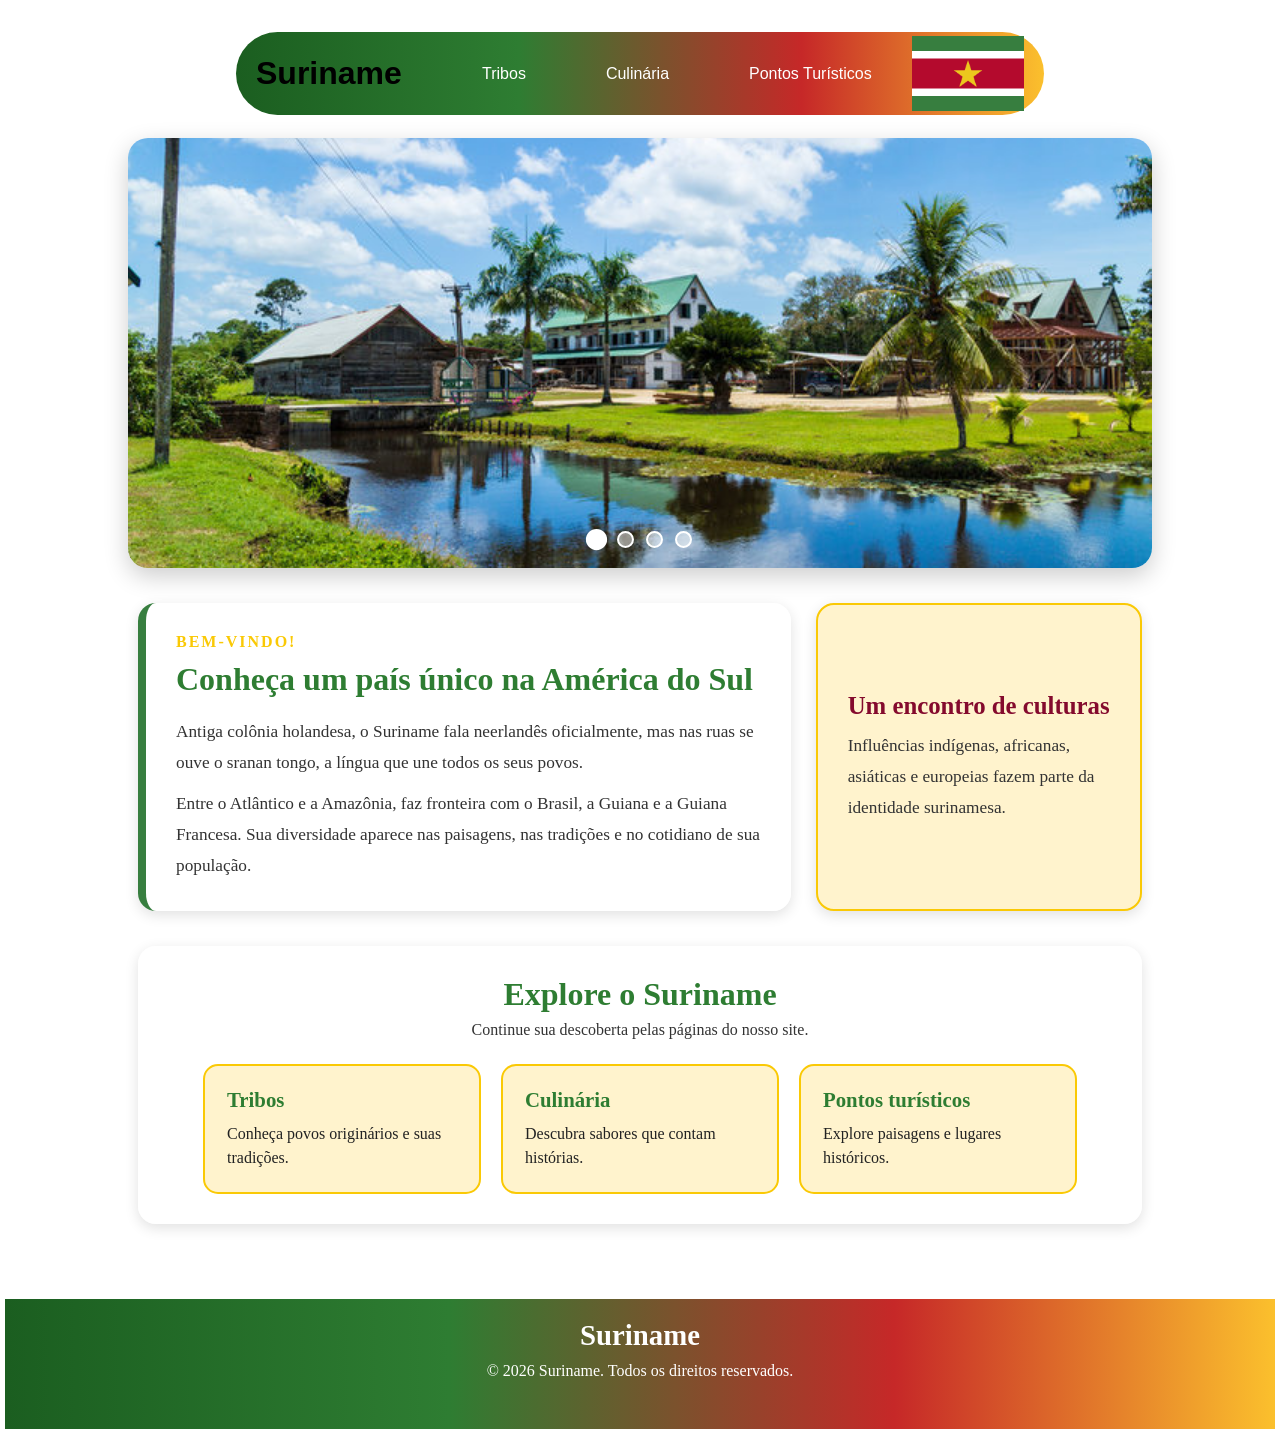
<file: Html/index.html>
<!DOCTYPE html>
<html lang="pt-br">

<head>
    <meta charset="UTF-8">
    <meta name="viewport" content="width=device-width, initial-scale=1.0">
    <title>Suriname</title>
    <link rel="stylesheet" href="/Css/style.css">
    <link rel="stylesheet" href="/Css/mediaquery.css">
    <link rel="icon" href="/img/Flag_of_Suriname.svg.webp" type="image/webp">
</head>

<body onload="mudarCarrossel()">
    <div id="header-div">
        <header>
            <h1 class="ubuntu-bold texto-aumenta"><a href="index.html">Suriname</a></h1>
            <nav id="navbar">
                <ul class="roboto-header">
                    <li><a href="tribos.html" class="texto-aumenta">Tribos</a></li>
                    <li><a href="culinaria.html" class="texto-aumenta">Culinária</a></li>
                    <li><a href="ptsturisticos.html" class="texto-aumenta">Pontos Turísticos</a></li>
                </ul>
            </nav>
            <img src="/img/Flag_of_Suriname.svg.webp" alt="Bandeira do Suriname" id="band-sur">
            <menu>
                <img src="/img/burger-menu-svgrepo-com.svg" id="burger-menu-icon" alt="Abrir menu"
                    onclick="alterarmenu()">
            </menu>
        </header>
    </div>

    <nav id="menu-nav" class="escondido">
        <ul>
            <li><a href="index.html" class="texto-aumenta">Home</a></li>
            <li><a href="tribos.html" class="texto-aumenta">Tribos</a></li>
            <div class="divisor"></div>
            <li><a href="culinaria.html" class="texto-aumenta">Culinária</a></li>
            <li><a href="ptsturisticos.html" class="texto-aumenta">Pontos Turísticos</a></li>
        </ul>
    </nav>

    <main id="main-home">
        <section class="home-destaque">
            <div class="carrossel-container">

                <img src="/img/carrossel-1.jpg" id="carrossel" alt="Suriname">

                <div class="carrossel-botoes">
                    <input type="radio" name="slide" id="slide1" checked>
                    <label for="slide1"></label>

                    <input type="radio" name="slide" id="slide2">
                    <label for="slide2"></label>

                    <input type="radio" name="slide" id="slide3">
                    <label for="slide3"></label>

                    <input type="radio" name="slide" id="slide4">
                    <label for="slide4"></label>
                </div>

            </div>
            <div class="home-chamada">
                <span>DESCUBRA O SURINAME</span>
                <h2>Um país onde o mundo inteiro cabe em uma rua.</h2>
                <p>Natureza exuberante, culturas diversas e histórias que se encontram em um só lugar.</p>
            </div>
        </section>

        <section class="home-apresentacao">
            <div class="home-texto">
                <span class="home-etiqueta">BEM-VINDO!</span>
                <h2>Conheça um país único na América do Sul</h2>
                <p>
                    Antiga colônia holandesa, o Suriname fala neerlandês oficialmente, mas nas ruas
                    se ouve o sranan tongo, a língua que une todos os seus povos.
                </p>
                <p>
                    Entre o Atlântico e a Amazônia, faz fronteira com o Brasil, a Guiana e a Guiana Francesa.
                    Sua diversidade aparece nas paisagens, nas tradições e no cotidiano de sua população.
                </p>
            </div>
            <div class="home-destaque-lateral">
                <h3>Um encontro de culturas</h3>
                <p>Influências indígenas, africanas, asiáticas e europeias fazem parte da identidade surinamesa.</p>
            </div>
        </section>

        <section class="home-explorar">
            <h2>Explore o Suriname</h2>
            <p>Continue sua descoberta pelas páginas do nosso site.</p>
            <div class="home-links">
                <a href="tribos.html"><strong>Tribos</strong><span>Conheça povos originários e suas
                        tradições.</span></a>
                <a href="culinaria.html"><strong>Culinária</strong><span>Descubra sabores que contam
                        histórias.</span></a>
                <a href="ptsturisticos.html"><strong>Pontos turísticos</strong><span>Explore paisagens e lugares
                        históricos.</span></a>
            </div>
        </section>
    </main>

    <footer class="footer-pontos">
        <h1>Suriname</h1>
        <p>© 2026 Suriname. Todos os direitos reservados.</p>
    </footer>
    <script src="/Script/script.js"></script>
</body>

</html>
</file>
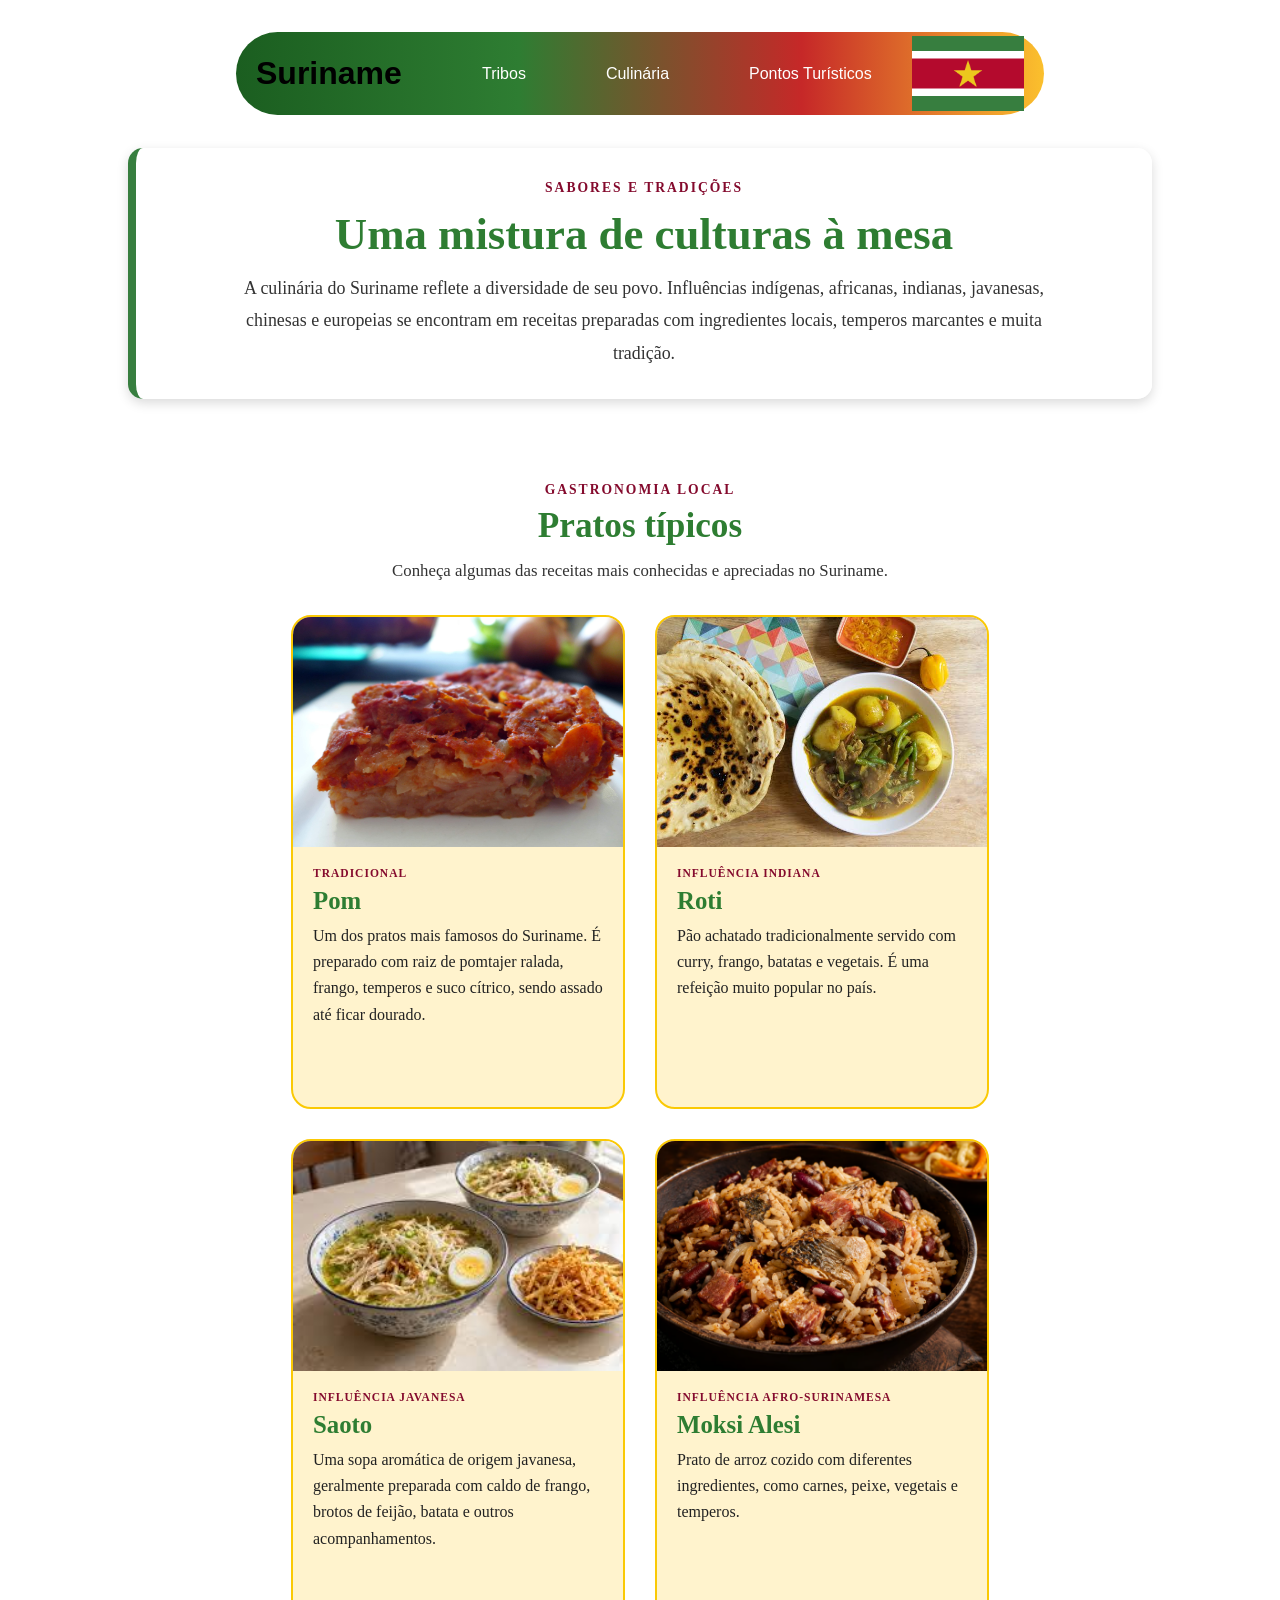
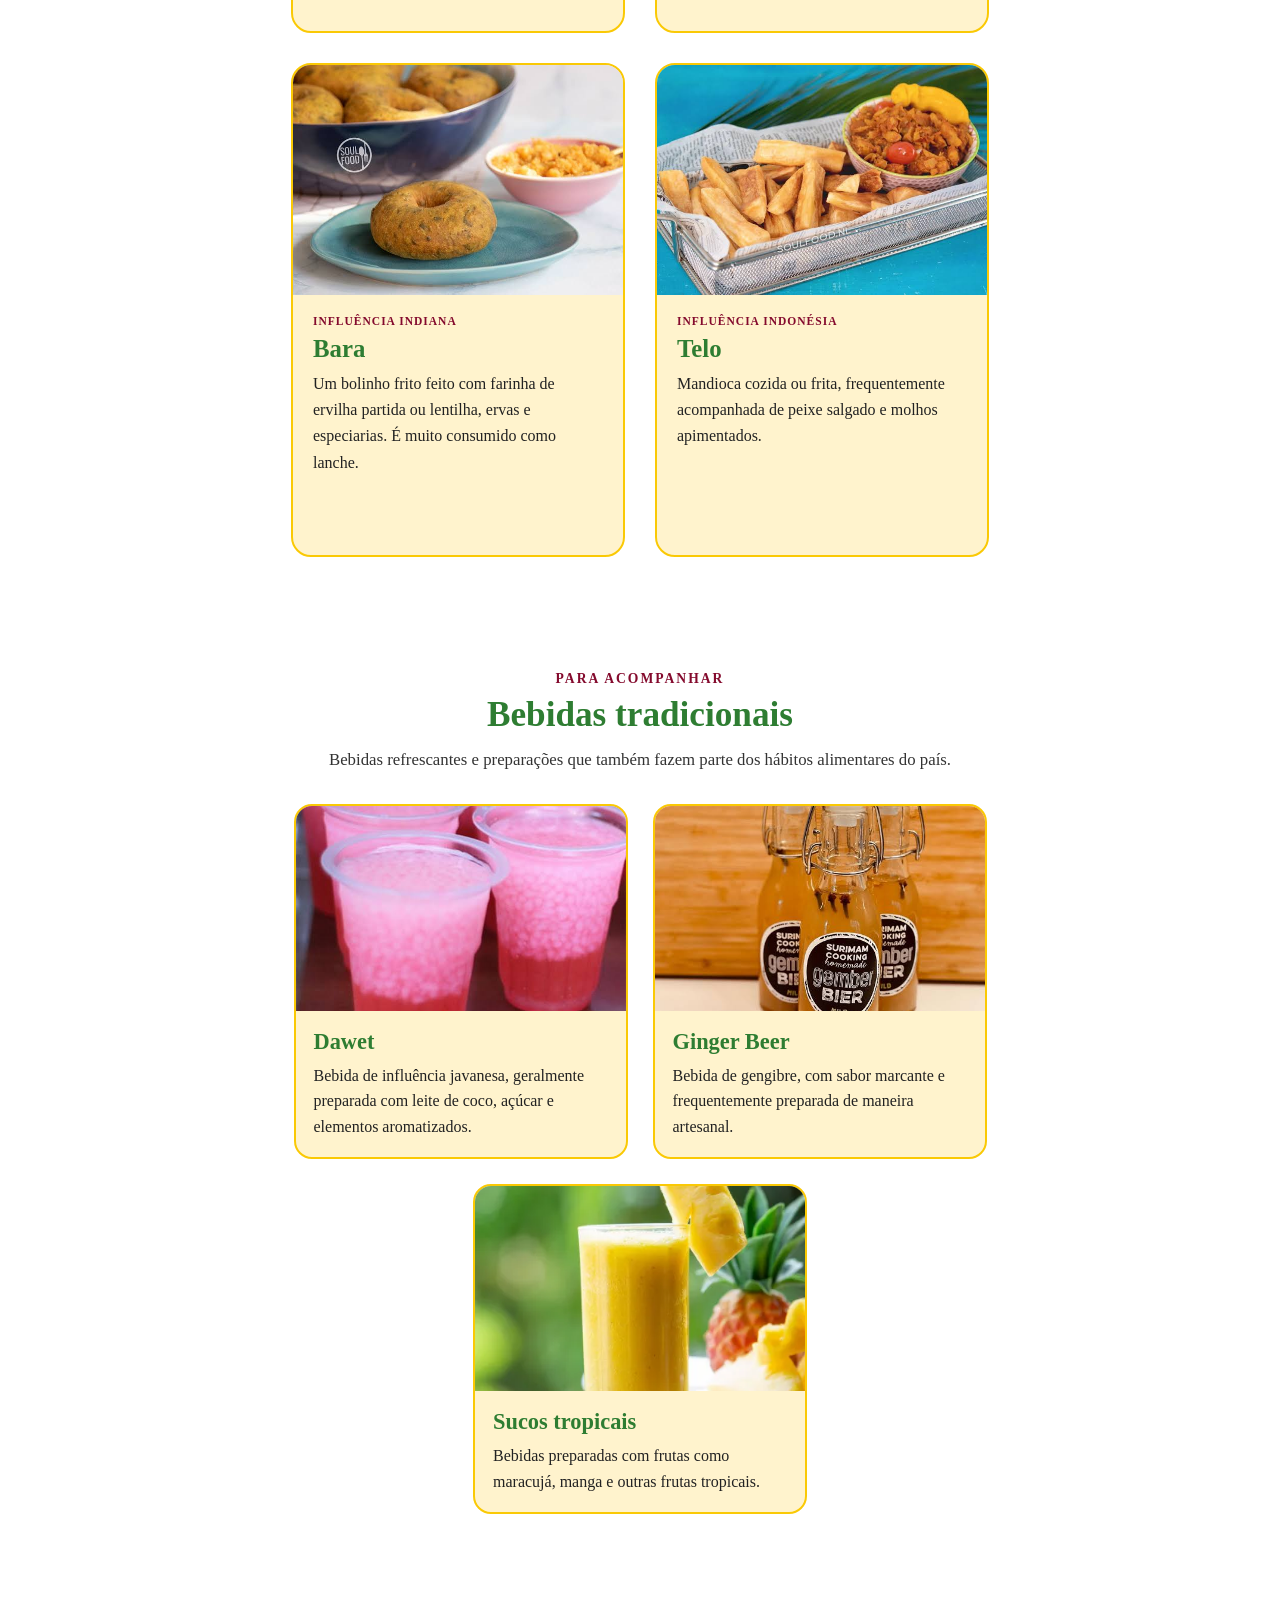
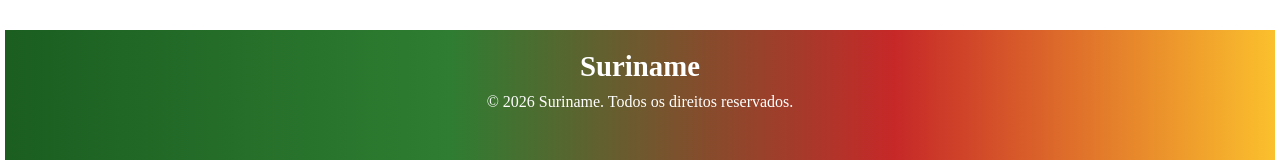
<file: Html/culinaria.html>
<!DOCTYPE html>
<html lang="pt-br">
<head>
    <meta charset="UTF-8">
    <meta name="viewport" content="width=device-width, initial-scale=1.0">
    <title>Culinária - Suriname</title>
    <link rel="stylesheet" href="/Css/style.css">
    <link rel="stylesheet" href="/Css/mediaquery.css">
    <link rel="stylesheet" href="/Css/culinaria.css">
    <link rel="icon" href="/img/Flag_of_Suriname.svg.webp" type="image/webp">
</head>
<body>
    <div id="header-div">
        <header>
            <h1 class="ubuntu-bold texto-aumenta"><a href="index.html">Suriname</a></h1>
            <nav id="navbar">
                <ul class="roboto-header">
                    <li><a href="tribos.html" class="texto-aumenta">Tribos</a></li>
                    <li><a href="culinaria.html" class="texto-aumenta">Culinária</a></li>
                    <li><a href="ptsturisticos.html" class="texto-aumenta">Pontos Turísticos</a></li>
                </ul>
            </nav>
            <img src="/img/Flag_of_Suriname.svg.webp" alt="Bandeira do Suriname" id="band-sur">
            <menu>
                <img src="/img/burger-menu-svgrepo-com.svg" id="burger-menu-icon" alt="Abrir menu" onclick="alterarmenu()">
            </menu>
        </header>
    </div>

    <nav id="menu-nav" class="escondido">
        <ul>
            <li><a href="index.html" class="texto-aumenta">Home</a></li>
            <li><a href="tribos.html" class="texto-aumenta">Tribos</a></li>
            <li><a href="culinaria.html" class="texto-aumenta">Culinária</a></li>
            <li><a href="ptsturisticos.html" class="texto-aumenta">Pontos Turísticos</a></li>
        </ul>
    </nav>

    <main id="main-culinaria">
        <section class="culinaria-introducao">
            <span class="culinaria-etiqueta">SABORES E TRADIÇÕES</span>
            <h2>Uma mistura de culturas à mesa</h2>
            <p>
                A culinária do Suriname reflete a diversidade de seu povo. Influências indígenas,
                africanas, indianas, javanesas, chinesas e europeias se encontram em receitas
                preparadas com ingredientes locais, temperos marcantes e muita tradição.
            </p>
        </section>

        <section class="culinaria-pratos" id="pratos">
            <div class="culinaria-titulo-secao">
                <span class="culinaria-subtitulo">GASTRONOMIA LOCAL</span>
                <h2>Pratos típicos</h2>
                <p>Conheça algumas das receitas mais conhecidas e apreciadas no Suriname.</p>
            </div>

            <div class="culinaria-pratos-container">
                <article class="culinaria-prato-card">
                    <div class="culinaria-prato-imagem"><img src="/img/pom-pomtajer.jpg" alt="Pom surinamês"></div>
                    <div class="culinaria-prato-conteudo">
                        <span class="culinaria-prato-categoria">TRADICIONAL</span>
                        <h3>Pom</h3>
                        <p>Um dos pratos mais famosos do Suriname. É preparado com raiz de pomtajer ralada, frango, temperos e suco cítrico, sendo assado até ficar dourado.</p>
                    </div>
                </article>

                <article class="culinaria-prato-card">
                    <div class="culinaria-prato-imagem"><img src="/img/roti_com_curry.jpg" alt="Roti com curry"></div>
                    <div class="culinaria-prato-conteudo">
                        <span class="culinaria-prato-categoria">INFLUÊNCIA INDIANA</span>
                        <h3>Roti</h3>
                        <p>Pão achatado tradicionalmente servido com curry, frango, batatas e vegetais. É uma refeição muito popular no país.</p>
                    </div>
                </article>

                <article class="culinaria-prato-card">
                    <div class="culinaria-prato-imagem"><img src="/img/sopa_saoto.jpg" alt="Sopa Saoto"></div>
                    <div class="culinaria-prato-conteudo">
                        <span class="culinaria-prato-categoria">INFLUÊNCIA JAVANESA</span>
                        <h3>Saoto</h3>
                        <p>Uma sopa aromática de origem javanesa, geralmente preparada com caldo de frango, brotos de feijão, batata e outros acompanhamentos.</p>
                    </div>
                </article>

                <article class="culinaria-prato-card">
                    <div class="culinaria-prato-imagem"><img src="/img/moksi-alesi.avif" alt="Moksi Alesi"></div>
                    <div class="culinaria-prato-conteudo">
                        <span class="culinaria-prato-categoria">INFLUÊNCIA AFRO-SURINAMESA</span>
                        <h3>Moksi Alesi</h3>
                        <p>Prato de arroz cozido com diferentes ingredientes, como carnes, peixe, vegetais e temperos.</p>
                    </div>
                </article>

                <article class="culinaria-prato-card">
                    <div class="culinaria-prato-imagem"><img src="/img/bara.jpg" alt="Bara surinamês"></div>
                    <div class="culinaria-prato-conteudo">
                        <span class="culinaria-prato-categoria">INFLUÊNCIA INDIANA</span>
                        <h3>Bara</h3>
                        <p>Um bolinho frito feito com farinha de ervilha partida ou lentilha, ervas e especiarias. É muito consumido como lanche.</p>
                    </div>
                </article>

                <article class="culinaria-prato-card">
                    <div class="culinaria-prato-imagem"><img src="/img/telo.jpg" alt="Telo com peixe"></div>
                    <div class="culinaria-prato-conteudo">
                        <span class="culinaria-prato-categoria">INFLUÊNCIA INDONÉSIA</span>
                        <h3>Telo</h3>
                        <p>Mandioca cozida ou frita, frequentemente acompanhada de peixe salgado e molhos apimentados.</p>
                    </div>
                </article>
            </div>
        </section>

        <section class="culinaria-bebidas">
            <div class="culinaria-titulo-secao">
                <span class="culinaria-subtitulo">PARA ACOMPANHAR</span>
                <h2>Bebidas tradicionais</h2>
                <p>Bebidas refrescantes e preparações que também fazem parte dos hábitos alimentares do país.</p>
            </div>
            <div class="culinaria-bebidas-container">
                <article class="culinaria-bebida-card">
                    <img src="/img/images.jpg" alt="Bebida Dawet">
                    <div><h3>Dawet</h3><p>Bebida de influência javanesa, geralmente preparada com leite de coco, açúcar e elementos aromatizados.</p></div>
                </article>
                <article class="culinaria-bebida-card">
                    <img src="/img/gingerbeer.jpg" alt="Bebida de gengibre">
                    <div><h3>Ginger Beer</h3><p>Bebida de gengibre, com sabor marcante e frequentemente preparada de maneira artesanal.</p></div>
                </article>
                <article class="culinaria-bebida-card">
                    <img src="/img/suco-tropical.webp" alt="Sucos de frutas tropicais">
                    <div><h3>Sucos tropicais</h3><p>Bebidas preparadas com frutas como maracujá, manga e outras frutas tropicais.</p></div>
                </article>
            </div>
        </section>
    </main>

    <footer class="footer-pontos">
        <h1>Suriname</h1>
        <p>© 2026 Suriname. Todos os direitos reservados.</p>
    </footer>
    <script src="/Script/script.js"></script>
</body>
</html>
</file>
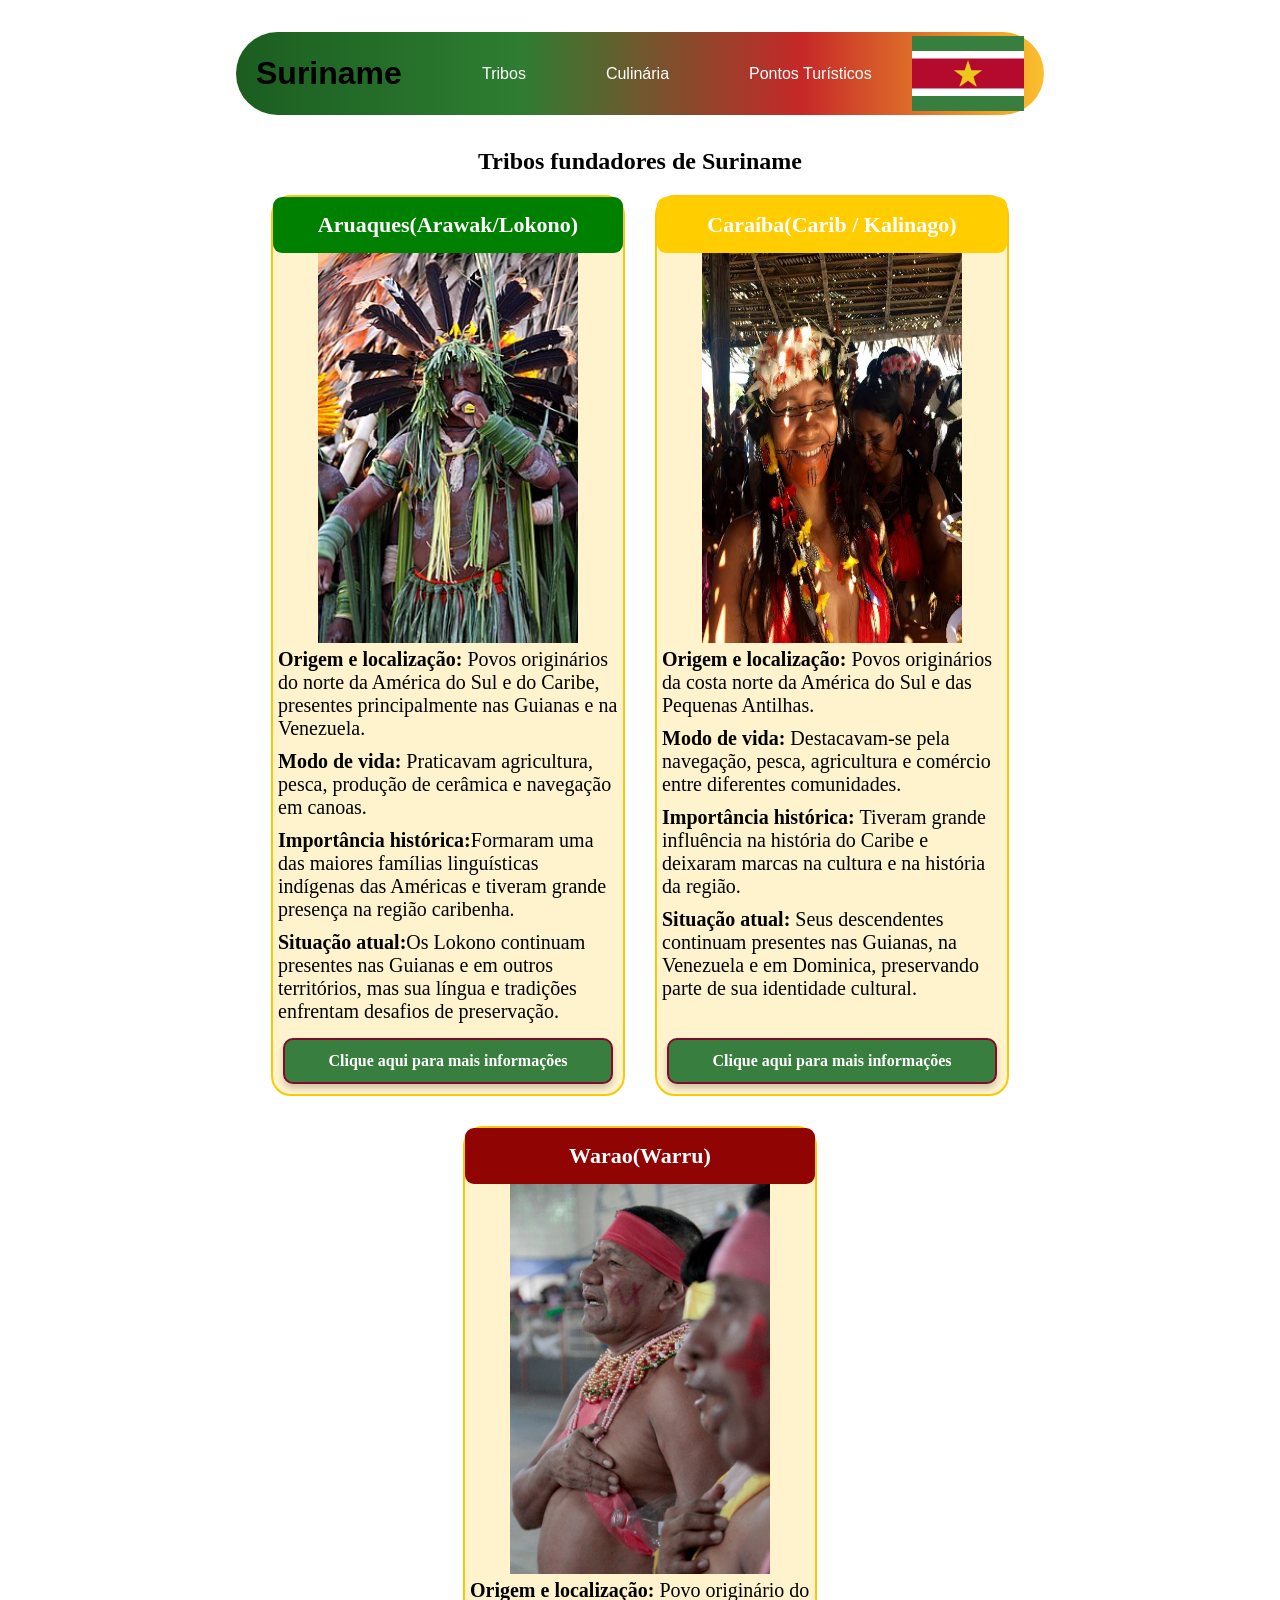
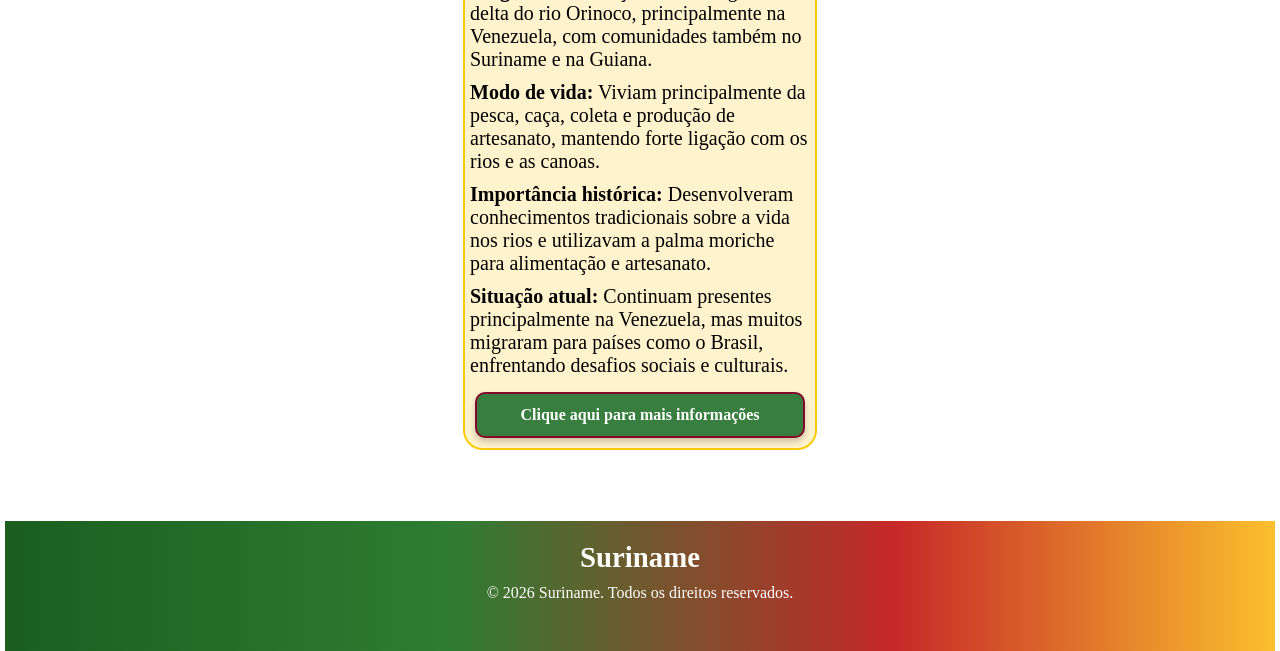
<file: Html/tribos.html>
<!DOCTYPE html>
<html lang="en">
<head>
    <meta charset="UTF-8">
    <meta name="viewport" content="width=device-width, initial-scale=1.0">
    <link rel="stylesheet" href="/Css/style.css">
    <link rel="stylesheet" href="/Css/mediaquery.css">
    <link rel="stylesheet" href="/Css/tribos.css">
    <link rel="icon" href="/img/Flag_of_Suriname.svg.webp" type="image/.webp">
    <title>Tribos de Suriname</title>
</head>
<body>
<div id="header-div">
    <header>
        <h1 class="ubuntu-bold texto-aumenta"><a href="index.html">Suriname</a></h1>
        <nav id="navbar">
            <ul class="roboto-header">
                <li><a href="tribos.html" class="texto-aumenta">Tribos</a></li>
                <li><a href="culinaria.html" class="texto-aumenta">Culinária</a></li>
                <li><a href="ptsturisticos.html" class="texto-aumenta">Pontos Turísticos</a></li>
            </ul>
        </nav>
        <img src="/img/Flag_of_Suriname.svg.webp" alt="bandeira-suriname" id="band-sur">

        <menu>
            <img src="/img/burger-menu-svgrepo-com.svg" id="burger-menu-icon" onclick="alterarmenu()">
        </menu>
    </header>
    </div>
    <nav id="menu-nav" class="escondido">
        <ul>
            <li><a href="index.html" class="texto-aumenta">Home</a></li>
            <li><a href="tribos.html" class="texto-aumenta">Tribos</a></li>
            <li><a href="culinaria.html" class="texto-aumenta">Culinária</a></li>
            <li><a href="ptsturiscos.html" class="texto-aumenta">Pontos Turísticos</a></li>
        </ul>
    </nav>

    <main id="main-tribos">

    <h2>Tribos fundadores de Suriname</h2>
    <div class="tribos">
        <div class="card aruaques">
           <h2>Aruaques(Arawak/Lokono)</h2>
            <img src="/img/Indigena Aruaques.jpg" alt="Aruaques" class="img-tribos">
            <p><strong>Origem e localização:</strong>  Povos originários do norte da América do Sul e do Caribe, presentes principalmente nas Guianas e na Venezuela.</p>
            <p><strong>Modo de vida:</strong> Praticavam agricultura, pesca, produção de cerâmica e navegação em canoas.</p>
            <p><strong>Importância histórica:</strong>Formaram uma das maiores famílias linguísticas indígenas das Américas e tiveram grande presença na região caribenha.</p>
            <p><strong>Situação atual:</strong>Os Lokono continuam presentes nas Guianas e em outros territórios, mas sua língua e tradições enfrentam desafios de preservação.</p>

             <a href="https://pt.wikibooks.org/wiki/Civiliza%C3%A7%C3%A3o_Aruaque/Hist%C3%B3ria" target="_blank" class="card-link">
                <h3 class="botaoinformacao">Clique aqui para mais informações</h3>
             </a>
        </div>
        <div class="card caraiba">
            <h2>Caraíba(Carib / Kalinago)</h2>
            <img src="/img/Indigena Caraiba.jpg" alt="Caraiba" class="img-tribos" id="img-Caraiba">
            <p><strong>Origem e localização:</strong> Povos originários da costa norte da América do Sul e das Pequenas Antilhas.</p>
            <p><strong>Modo de vida:</strong> Destacavam-se pela navegação, pesca, agricultura e comércio entre diferentes comunidades.</p>
            <p><strong>Importância histórica:</strong> Tiveram grande influência na história do Caribe e deixaram marcas na cultura e na história da região.</p>
            <p><strong>Situação atual:</strong> Seus descendentes continuam presentes nas Guianas, na Venezuela e em Dominica, preservando parte de sua identidade cultural.</p>
            
            <a href="https://pt.wikibooks.org/wiki/Civiliza%C3%A7%C3%A3o_karib/Cultura" target="_blank" class="card-link">
                <h3 class="botaoinformacao">Clique aqui para mais informações</h3>
            </a>
        </div>
    <div class="card warrius">
        <h2>Warao(Warru)</h2>
        <img src="/img/Warao.jpg" alt="Warrao" class="img-tribos">
        <p><strong>Origem e localização:</strong> Povo originário do delta do rio Orinoco, principalmente na Venezuela, com comunidades também no Suriname e na Guiana.</p>
        <p><strong>Modo de vida:</strong> Viviam principalmente da pesca, caça, coleta e produção de artesanato, mantendo forte ligação com os rios e as canoas.</p>
        <p><strong>Importância histórica:</strong> Desenvolveram conhecimentos tradicionais sobre a vida nos rios e utilizavam a palma moriche para alimentação e artesanato.</p>
        <p><strong>Situação atual:</strong> Continuam presentes principalmente na Venezuela, mas muitos migraram para países como o Brasil, enfrentando desafios sociais e culturais.</p>
        
        <a href="https://en.wikipedia.org/wiki/Warao_people" target="_blank" class="card-link">
            <h3 class="botaoinformacao">Clique aqui para mais informações</h3>
        </a>
    </div>
    </div>
    </main>
    <footer class="footer-pontos">
    <h1>Suriname</h1>
    <p>© 2026 Suriname. Todos os direitos reservados.</p>
    </footer>

    <script src="/Script/script.js">

    </script>
</body>
</html>
</file>
<file: Css/style.css>
/* geral */

.roboto-header {
  font-family: "Roboto", sans-serif;
  font-optical-sizing: auto;
  font-weight: 700;
  font-style: normal;
  font-variation-settings:
    "wdth" 100;
}

.ubuntu-bold {
  font-family: "Ubuntu", sans-serif;
  font-weight: 700;
  font-style: normal;
  color: black;
}

* {
    margin: 0;

}

body {
    display: flex;
    flex-direction: column;
    align-items: center;
    min-height: 100vh;
    margin:0px 10vw 0px 10vw;
}

#header-div {
    position: sticky;
    width: 100%;
    display: flex;
    justify-content: center;
    top: 2rem;
    z-index: 1000;
}

header {
    background: linear-gradient(
  90deg,
  #1B5E20 0%,
  #2E7D32 35%,
  #C62828 70%,
  #FBC02D 100%
);
    width: 75%;
    border-radius: 100px;
    padding: 10px 20px 10px 20px;
    display: flex;
    align-items: center;
    align-content: center;
    justify-items: center;
    justify-content: space-between;
    height: 7vh;
}

.carrossel-container {
    position: relative;
    z-index: 2;
}

.carrossel-botoes {
    position: absolute;
    bottom: 20px;
    left: 50%;
    transform: translateX(-50%);

    display: flex;
    gap: 12px;

    z-index: 10;
}

.home-chamada {
    position: absolute;
    inset: auto 0 0;
    z-index: 1;
    pointer-events: none;
}

.carrossel-botoes input {
    position: absolute;
    opacity: 0;
    width: 16px;
    height: 16px;
}

.carrossel-botoes label {
    display: block;
    width: 13px;
    height: 13px;
    background-color: rgba(255,255,255,0.5);
    border: 2px solid white;
    border-radius: 50%;
    cursor: pointer;
    transition: .3s;
}

.carrossel-botoes input:checked + label {
    background-color: white;
    transform: scale(1.25);
}

.divisor {
  grid-column: 1 / -1; 
  grid-row: 2;       
  background-color: #2E7D32;
  transform: scaleY(0.5); 
}

header h1 a {
    color: black;
    text-decoration: none;
}

header ul {
    display: flex;
    list-style: none;
    gap: 5rem;
}
.texto-aumenta {
    display: inline-block;
    transition:  transform 0.3s ease;
}

.texto-aumenta:hover {
    transform: scale(1.2);
}

ul a {
    text-decoration: none;
    color: white;
    font-weight: 400;
}


#band-sur {
    width: 7rem;
}

menu {
    display: none;
    padding: 0px;
}

#menu-nav {
    display: none;
}

#burger-menu-icon {
    width: 6rem;
}

main {
    flex: 1;
}

#carrossel {
    margin-top: 4rem;
    width: 1285px;
    height: 400px;
}

footer {
    height: 10vh;
    width: 99.2vw;
    position: relative;
    bottom: 0;
    background: linear-gradient(
        90deg,
    #1B5E20 0%,
    #2E7D32 35%,
    #C62828 70%,
    #FBC02D 100%)
}

.footer-pontos {
    background-color: #2E7D32;
    color: white;
    text-align: center;
    padding: 20px 0;
    margin-top: 40px;
}

.footer-pontos h1 {
    font-size: 1.8rem;
    margin-bottom: 10px;
}


#main-home {
    width: 100%;
    padding-top: 20px;
}

.home-destaque {
    position: relative;
    width: 100%;
    margin: 35px auto 30px;
    overflow: hidden;
    border-radius: 20px;
    box-shadow: 0 8px 24px rgba(0,0,0,.2);
}

#carrossel {
    display: block;
    width: 100%;
    height: 430px;
    margin: 0;
    object-fit: cover;
}


.home-chamada span, .home-etiqueta {
    color: #fac905;
    font-weight: 800;
    letter-spacing: 2px;
}

.home-chamada h2 {
    max-width: 780px;
    margin: 10px 0;
    font-size: clamp(2rem, 4vw, 3.2rem);
    line-height: 1.12;
}

.home-chamada p {
    font-size: 1.1rem;
}

.home-apresentacao {
    display: grid;
    grid-template-columns: 2fr 1fr;
    gap: 25px;
    align-items: stretch;
    margin: 35px 10px;
}

.home-texto, .home-destaque-lateral, .home-explorar {
    padding: 30px;
    border-radius: 18px;
    background: rgba(255,255,255,.88);
    box-shadow: 0 4px 14px rgba(0,0,0,.12);
}

.home-texto {
    border-left: 8px solid #377E3F;
}

.home-texto h2 {
    color: #2E7D32;
    font-size: 2rem;
    margin: 10px 0 18px;
}

.home-texto p, .home-destaque-lateral p {
    color: #333;
    font-size: 1.08rem;
    line-height: 1.8;
    margin-top: 10px;
}

.home-destaque-lateral {
    display: flex;
    flex-direction: column;
    justify-content: center;
    background: #fff3cd;
    border: 2px solid #fac905;
}

.home-destaque-lateral h3 {
    color: #840A2D;
    font-size: 1.55rem;
}

.home-explorar {
    margin: 35px 10px;
    text-align: center;
    background: rgba(255,255,255,.72);
}

.home-explorar > h2 {
    color: #2E7D32;
    font-size: 2rem;
    margin-bottom: 8px;
}

.home-explorar > p {
    color: #333;
    margin-bottom: 25px;
}

.home-links {
    display: flex;
    flex-wrap: wrap;
    justify-content: center;
    gap: 20px;
}

.home-links a {
    display: flex;
    flex-direction: column;
    gap: 10px;
    width: 230px;
    padding: 22px;
    color: #222;
    text-decoration: none;
    text-align: left;
    background: #fff3cd;
    border: 2px solid #fac905;
    border-radius: 15px;
    transition: transform .3s, box-shadow .3s;
}

.home-links a:hover {
    transform: translateY(-5px);
    box-shadow: 0 10px 22px rgba(46,125,50,.25);
}

.home-links strong {
    color: #2E7D32;
    font-size: 1.3rem;
}

.home-links span {
    line-height: 1.5;
}

@media (max-width: 760px) {
    #carrossel { height: 360px; }
    .home-apresentacao { grid-template-columns: 1fr; }
    .home-chamada { padding: 25px 20px; }
    .home-chamada p { font-size: .95rem; }
    .home-texto, .home-destaque-lateral, .home-explorar { padding: 22px; }
}

@media (max-width: 480px) {
    #carrossel { height: 320px; }
    .home-chamada h2 { font-size: 1.8rem; }
    .home-links a { width: 100%; }
}
</file>
<file: Css/mediaquery.css>
@media screen and (max-width: 1090px){
    #header-div {
        margin-bottom: 1.5rem;
    }
    #navbar {
        display: none;
    }
    menu {
        display: inline-block;
    }

    #menu-nav {
        display: inline-block;
        width: 70%;
        border-bottom: 10px;
        border-color: black;
        border-radius: 50px;
        ul {
            padding: 10px 20px 10px 20px;
            list-style-type: none;
            display: grid;
            grid-template-columns: 1fr 1fr;
            grid-template-rows: 1fr 1fr;
            justify-content: space-between;
            border-bottom: 2px solid gray;
            box-shadow: 0px 4px 6px -2px rgba(0, 0, 0, 0.3);
            gap: 0.4rem;
            border-bottom-left-radius: 50px;
            border-bottom-right-radius: 50px;
        }
        a {
            color: black;
            text-decoration: none;
            font-size: 1.2rem;
        }
    }
}

@media screen and (max-width: 640px) {
    #band-sur {
        display: none;
    }
}

@media screen and (min-width: 1091px) {
    #menu-nav ul {
        display: none;
    }
}
</file>
<file: Css/culinaria.css>
/* Página de culinária - estilos isolados para não interferir nas outras páginas */
#main-culinaria {
    width: 100%;
    padding-top: 25px;
}

.culinaria-introducao {
    max-width: 1000px;
    margin: 40px auto;
    padding: 30px;
    background: rgba(255,255,255,0.9);
    border-left: 8px solid #377E3F;
    border-radius: 15px;
    box-shadow: 0 4px 12px rgba(0,0,0,0.15);
    text-align: center;
}

.culinaria-etiqueta, .culinaria-subtitulo {
    color: #840A2D;
    font-size: .85rem;
    font-weight: 800;
    letter-spacing: 2px;
}

.culinaria-introducao h2 {
    color: #2E7D32;
    font-size: clamp(2rem, 4vw, 2.8rem);
    margin: 12px 0;
}

.culinaria-introducao p {
    max-width: 850px;
    margin: auto;
    color: #333;
    font-size: 1.12rem;
    line-height: 1.8;
}

.culinaria-pratos, .culinaria-bebidas {
    margin: 45px 10px;
    padding: 30px 20px;
    background: rgba(255,255,255,0.12);
    backdrop-filter: blur(12px);
    border: 1px solid rgba(255,255,255,0.2);
    border-radius: 20px;
}

.culinaria-titulo-secao {
    text-align: center;
    margin: 5px auto 30px;
}

.culinaria-titulo-secao h2 {
    color: #2E7D32;
    font-size: 2.2rem;
    margin: 8px 0 12px;
}

.culinaria-titulo-secao p {
    color: #333;
    font-size: 1.05rem;
    line-height: 1.6;
}

.culinaria-pratos-container {
    display: flex;
    flex-wrap: wrap;
    justify-content: center;
    align-items: stretch;
    gap: 30px;
}

.culinaria-prato-card {
    width: 330px;
    min-height: 490px;
    overflow: hidden;
    display: flex;
    flex-direction: column;
    background: #fff3cd;
    border: 2px solid #fac905;
    border-radius: 20px;
    transition: transform .3s, box-shadow .3s;
}

.culinaria-prato-card:hover {
    transform: translateY(-6px);
    box-shadow: 0 12px 25px rgba(46,125,50,.3);
}

.culinaria-prato-imagem {
    width: 100%;
    height: 230px;
    overflow: hidden;
}

.culinaria-prato-imagem img {
    width: 100%;
    height: 100%;
    display: block;
    object-fit: cover;
    transition: transform .4s;
}

.culinaria-prato-card:hover .culinaria-prato-imagem img {
    transform: scale(1.06);
}

.culinaria-prato-conteudo {
    padding: 20px;
    display: flex;
    flex-direction: column;
    flex: 1;
}

.culinaria-prato-categoria {
    color: #840A2D;
    font-size: .72rem;
    font-weight: 800;
    letter-spacing: 1px;
}

.culinaria-prato-conteudo h3 {
    color: #2E7D32;
    font-size: 1.55rem;
    margin: 8px 0;
}

.culinaria-prato-conteudo p {
    color: #222;
    font-size: 1rem;
    line-height: 1.65;
}

.culinaria-bebidas-container {
    display: flex;
    flex-wrap: wrap;
    justify-content: center;
    gap: 25px;
}

.culinaria-bebida-card {
    width: 330px;
    overflow: hidden;
    background: #fff3cd;
    border: 2px solid #fac905;
    border-radius: 18px;
    transition: transform .3s, box-shadow .3s;
}

.culinaria-bebida-card:hover {
    transform: translateY(-5px);
    box-shadow: 0 10px 22px rgba(46,125,50,.28);
}

.culinaria-bebida-card img {
    display: block;
    width: 100%;
    height: 205px;
    object-fit: cover;
}

.culinaria-bebida-card div {
    padding: 18px;
}

.culinaria-bebida-card h3 {
    color: #2E7D32;
    font-size: 1.4rem;
    margin-bottom: 8px;
}

.culinaria-bebida-card p {
    color: #222;
    font-size: 1rem;
    line-height: 1.6;
}

@media (max-width: 700px) {
    .culinaria-introducao {
        margin: 25px 10px;
        padding: 22px;
    }
    .culinaria-pratos, .culinaria-bebidas {
        margin: 25px 5px;
        padding: 22px 12px;
    }
    .culinaria-prato-card, .culinaria-bebida-card {
        width: min(100%, 420px);
    }
    .culinaria-titulo-secao h2 {
        font-size: 1.8rem;
    }
}
</file>
<file: Css/tribos.css>
#main-tribos {
    background-color: rgba(255,255,255,0.12);
    backdrop-filter: blur(12px);
    display: flex;
    flex-direction: column; 
    align-items: center;   
    padding: 0 20px;  
    margin: 4rem 10px 10px 10px;    
    border: 1px solid rgba(255,255,255,0.2);
    border-radius: 20px;
}
.tribos {
    display: flex;
    justify-content: center;
    align-items: stretch;
    gap: 30px;
    padding: 20px;
    flex-wrap: wrap;
}

.card {
    width: 350px;
    background: #fff3cd;
    min-height: 600px;
    border-radius: 20px;
    border: 2px solid #fac905;
    display: flex;
    flex-direction: column;
    transition: transform 0.3s;
}
.card h2 {
    color: #fff;
    text-align: center;
    font-size: 22px;
    padding: 15px;
    border-radius:9px;
}
.card:hover{
transform: translateY(-5px);
}
.card p {
    margin: 5px;
    font-size: 20px;
}
.card-link {
    display: block;
    text-decoration: none;
    margin-top: auto;
    padding: 10px;
} 
.botaoinformacao {
    background-color: #377E3F;
    color: white;
    padding: 12px 18px;
    border: 2px solid #840A2D;
    border-radius: 10px;
    text-align: center;
    font-size: 16px;
    font-weight: bold;
    width: 100%;
    box-sizing: border-box;
    transition:all 0.3s ease;
    box-shadow: 0px 4px 6px rgba(0, 0, 0, 0.2);
}
.card-link:hover .botaoinformacao {
    background-color: #B40A2D;
    border-color: #ECC81D;
    box-shadow: 0 6px 15px rgba(46, 125, 50, 0.4);
    transform: translateY(-3px);
}

.aruaques {
    background: #fff3cd;
}
.aruaques h2 {
    background: green;
}
.aruaques:hover {
    box-shadow: 10px 20px 30px #2E7D32;
}
.caraiba {
    background: #fff3cd;
}
.caraiba h2 {
    background: #FFCD00;
}
.caraiba:hover {
    box-shadow: 10px 20px 30px #a37a10;
}
.warrius {
    background: #fff3cd;
}
.warrius h2 {
    background: rgb(145, 4, 4);
}
.warrius:hover{
    box-shadow: 10px 20px 30px #7e0202;
}
.img-tribos {
    width: 260px;
    height: 390px;
    align-self: center;
}

.p {
    font-size: 40px;
    margin: 8px 12px;
    color: #000000;
}

.footer-pontos {
    background-color: #2E7D32;
    color: white;
    text-align: center;
    padding: 20px 0;
    margin-top: 40px;
}

.footer-pontos h1 {
    font-size: 1.8rem;
    margin-bottom: 10px;
}
</file>
